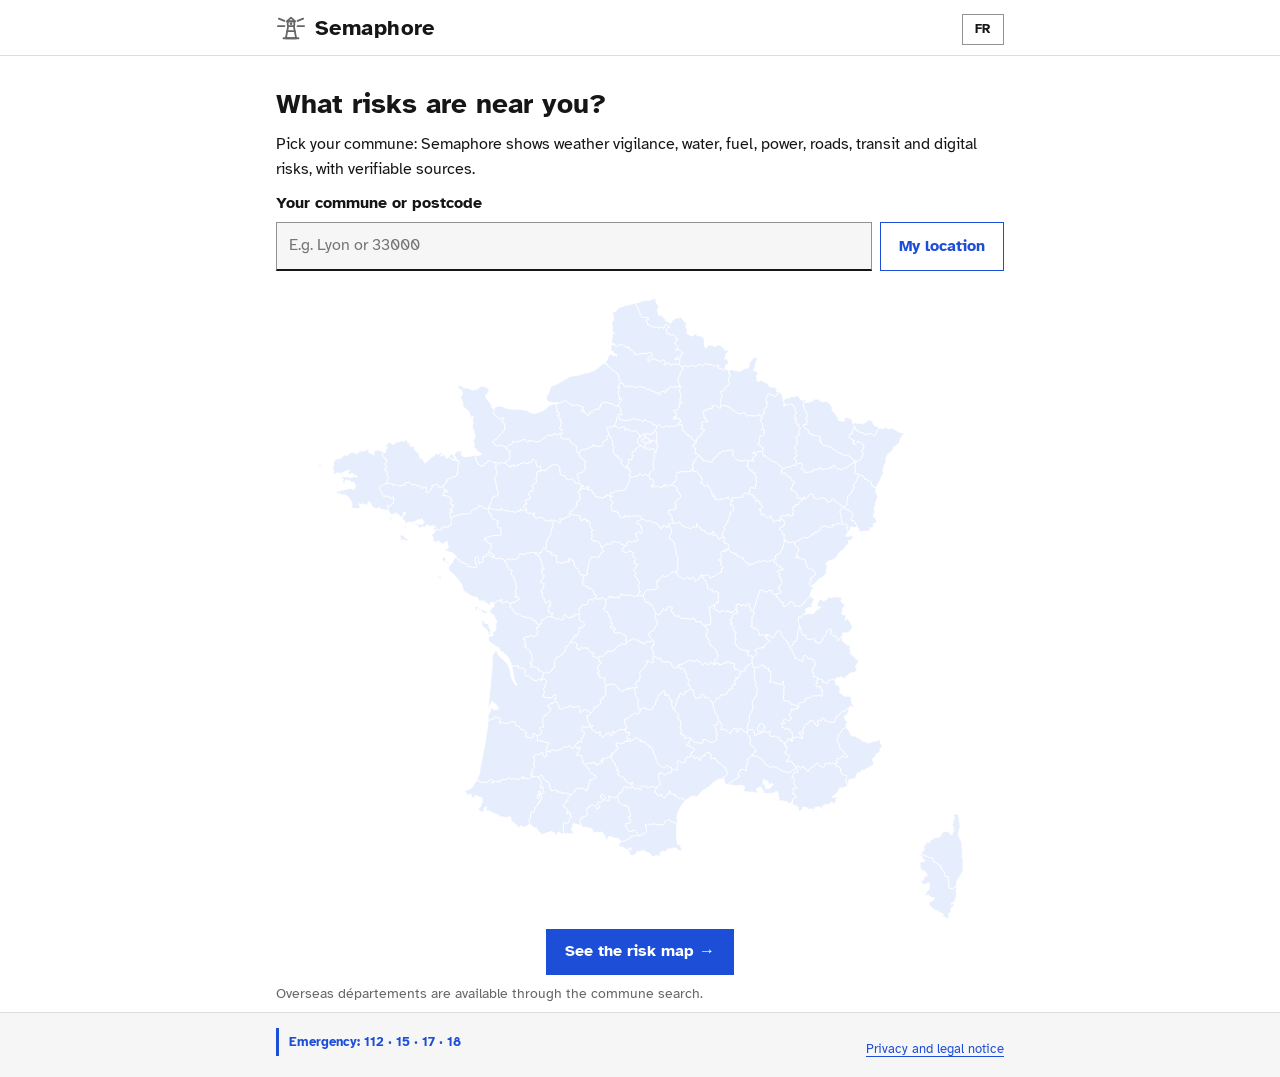
<file: docs/index.html>
<!doctype html>
<html lang="fr">
<head>
<meta charset="utf-8">
<meta name="viewport" content="width=device-width, initial-scale=1, viewport-fit=cover">
<title>Semaphore</title>
<link rel="icon" href="data:image/svg+xml,%3Csvg xmlns='http://www.w3.org/2000/svg' viewBox='0 0 32 32' fill='none' stroke='%231D4ED8' stroke-width='1.9' stroke-linejoin='round' stroke-linecap='round'%3E%3Cpath d='M9 9.5 3 7M23 9.5l6-2.5M9 15H2M23 15h7'/%3E%3Crect x='12.5' y='10' width='7' height='5' rx='.6'/%3E%3Cpath d='M11.5 10 16 6l4.5 4z'/%3E%3Cpath d='M13 15 10.5 28h11L19 15'/%3E%3Cpath d='M12 20.5h8'/%3E%3Cpath d='M8 28h16'/%3E%3Ccircle cx='16' cy='12.5' r='1.4' fill='%251D4ED8' stroke='none'/%3E%3C/svg%3E">
<meta name="description" content="Situation des risques près de chez vous (toute commune de France) en un coup d'œil et kit d'urgence 72 h recommandé par le gouvernement. Données ouvertes, sources vérifiables.">
<meta http-equiv="Content-Security-Policy" content="default-src 'none'; script-src 'self'; style-src 'self' 'unsafe-inline'; img-src 'self' data: https://dsleo.goatcounter.com; font-src 'self'; connect-src 'self' https://geo.api.gouv.fr https://api.open-meteo.com https://public.opendatasoft.com https://api.vigieau.beta.gouv.fr https://data.economie.gouv.fr https://georisques.gouv.fr https://hubeau.eaufrance.fr https://odre.opendatasoft.com https://opendata.paris.fr; base-uri 'none'; form-action 'none'">
<meta name="referrer" content="strict-origin-when-cross-origin">
<meta property="og:type" content="website">
<meta property="og:site_name" content="Semaphore">
<meta property="og:title" content="Semaphore : les risques près de chez vous">
<meta property="og:description" content="Situation des risques de toute commune de France en un coup d'œil et kit d'urgence 72 h. Données ouvertes, règles lisibles, sans IA.">
<meta property="og:url" content="https://dsleo.github.io/semaphore/">
<meta property="og:image" content="https://dsleo.github.io/semaphore/img/home.png">
<meta name="twitter:card" content="summary_large_image">
<meta name="theme-color" content="#1D4ED8">
<link rel="stylesheet" href="style.css">
</head>
<body>
<a class="skip" href="#view">Aller au contenu</a>
<header class="hd">
  <div class="wrap hd-in">
    <a class="brand" id="home" href="./" aria-label="Semaphore"><span class="logo-w"><svg class="logo" viewBox="0 0 32 32" width="30" height="30" fill="none" stroke="currentColor" stroke-width="1.9" stroke-linejoin="round" stroke-linecap="round" aria-hidden="true"><path d="M9 9.5 3 7M23 9.5l6-2.5M9 15H2M23 15h7"/><rect x="12.5" y="10" width="7" height="5" rx=".6"/><path d="M11.5 10 16 6l4.5 4z"/><path d="M13 15 10.5 28h11L19 15"/><path d="M12 20.5h8"/><path d="M8 28h16"/><circle cx="16" cy="12.5" r="1.4" fill="currentColor" stroke="none"/></svg><b id="title">Semaphore</b></span></a>
    <button id="city" type="button" hidden></button>
    <button id="lang" type="button" aria-label="Language">EN</button>
  </div>
  <div class="wrap"><nav id="nav" class="tabs" aria-label="Navigation"></nav></div>
</header>
<main id="view" class="wrap"><p class="muted">…</p>
<noscript><p><b>Semaphore a besoin de JavaScript / Semaphore needs JavaScript.</b></p>
<p>Urgence / Emergency : 112 · 15 · 17 · 18. Alertes officielles / Official alerts : <a href="https://vigilance.meteofrance.fr">Météo-France</a> · <a href="https://www.vigicrues.gouv.fr">Vigicrues</a> · <a href="https://www.gouvernement.fr/risques">FR-Alert</a>.</p></noscript></main>
<footer><div class="wrap" id="foot"></div></footer>
<script src="local.js"></script>
<script src="banner.js"></script>
<script src="app.js"></script>
</body>
</html>
</file>
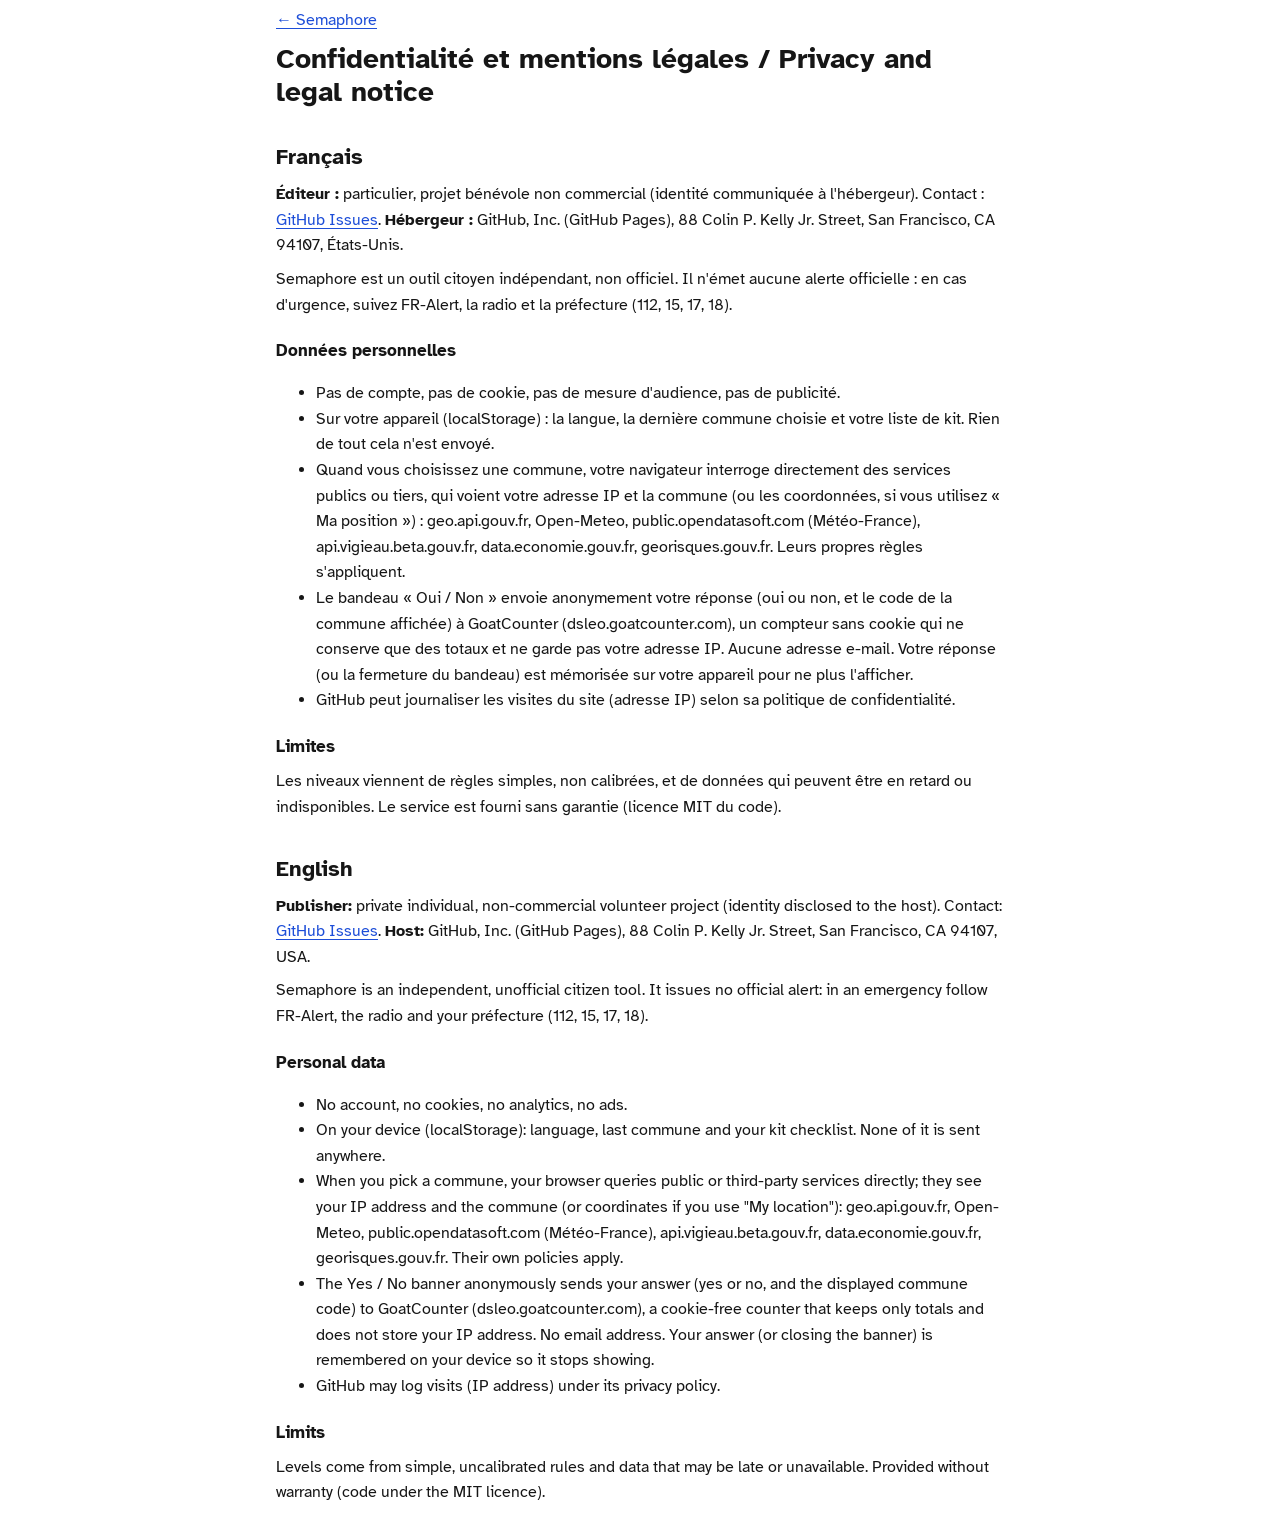
<file: docs/privacy.html>
<!doctype html>
<html lang="fr"><head><meta charset="utf-8"><meta name="viewport" content="width=device-width, initial-scale=1">
<meta http-equiv="Content-Security-Policy" content="default-src 'none'; script-src 'self'; style-src 'self' 'unsafe-inline'; img-src 'self' data:; font-src 'self'; connect-src 'none'; base-uri 'none'; form-action 'none'">
<title>Confidentialité · Semaphore</title><link rel="stylesheet" href="style.css"></head>
<body><main class="wrap">
<p><a href="./">← Semaphore</a></p>
<h1>Confidentialité et mentions légales / Privacy and legal notice</h1>

<h2>Français</h2>
<p><b>Éditeur :</b> particulier, projet bénévole non commercial (identité communiquée à l'hébergeur). Contact : <a href="https://github.com/dsleo/semaphore/issues">GitHub Issues</a>. <b>Hébergeur :</b> GitHub, Inc. (GitHub Pages), 88 Colin P. Kelly Jr. Street, San Francisco, CA 94107, États-Unis.</p>
<p>Semaphore est un outil citoyen indépendant, non officiel. Il n'émet aucune alerte officielle : en cas d'urgence, suivez FR-Alert, la radio et la préfecture (112, 15, 17, 18).</p>
<h3>Données personnelles</h3>
<ul>
<li>Pas de compte, pas de cookie, pas de mesure d'audience, pas de publicité.</li>
<li>Sur votre appareil (localStorage) : la langue, la dernière commune choisie et votre liste de kit. Rien de tout cela n'est envoyé.</li>
<li>Quand vous choisissez une commune, votre navigateur interroge directement des services publics ou tiers, qui voient votre adresse IP et la commune (ou les coordonnées, si vous utilisez « Ma position ») : geo.api.gouv.fr, Open-Meteo, public.opendatasoft.com (Météo-France), api.vigieau.beta.gouv.fr, data.economie.gouv.fr, georisques.gouv.fr. Leurs propres règles s'appliquent.</li>
<li>Le bandeau « Oui / Non » envoie anonymement votre réponse (oui ou non, et le code de la commune affichée) à GoatCounter (dsleo.goatcounter.com), un compteur sans cookie qui ne conserve que des totaux et ne garde pas votre adresse IP. Aucune adresse e-mail. Votre réponse (ou la fermeture du bandeau) est mémorisée sur votre appareil pour ne plus l'afficher.</li>
<li>GitHub peut journaliser les visites du site (adresse IP) selon sa politique de confidentialité.</li>
</ul>
<h3>Limites</h3>
<p>Les niveaux viennent de règles simples, non calibrées, et de données qui peuvent être en retard ou indisponibles. Le service est fourni sans garantie (licence MIT du code).</p>

<h2>English</h2>
<p><b>Publisher:</b> private individual, non-commercial volunteer project (identity disclosed to the host). Contact: <a href="https://github.com/dsleo/semaphore/issues">GitHub Issues</a>. <b>Host:</b> GitHub, Inc. (GitHub Pages), 88 Colin P. Kelly Jr. Street, San Francisco, CA 94107, USA.</p>
<p>Semaphore is an independent, unofficial citizen tool. It issues no official alert: in an emergency follow FR-Alert, the radio and your préfecture (112, 15, 17, 18).</p>
<h3>Personal data</h3>
<ul>
<li>No account, no cookies, no analytics, no ads.</li>
<li>On your device (localStorage): language, last commune and your kit checklist. None of it is sent anywhere.</li>
<li>When you pick a commune, your browser queries public or third-party services directly; they see your IP address and the commune (or coordinates if you use "My location"): geo.api.gouv.fr, Open-Meteo, public.opendatasoft.com (Météo-France), api.vigieau.beta.gouv.fr, data.economie.gouv.fr, georisques.gouv.fr. Their own policies apply.</li>
<li>The Yes / No banner anonymously sends your answer (yes or no, and the displayed commune code) to GoatCounter (dsleo.goatcounter.com), a cookie-free counter that keeps only totals and does not store your IP address. No email address. Your answer (or closing the banner) is remembered on your device so it stops showing.</li>
<li>GitHub may log visits (IP address) under its privacy policy.</li>
</ul>
<h3>Limits</h3>
<p>Levels come from simple, uncalibrated rules and data that may be late or unavailable. Provided without warranty (code under the MIT licence).</p>
</main></body></html>
</file>
<file: docs/style.css>
@font-face{font-family:"Atkinson Hyperlegible";font-style:normal;font-weight:400;font-display:swap;src:url("fonts/AtkinsonHyperlegible-Regular.woff2") format("woff2")}
@font-face{font-family:"Atkinson Hyperlegible";font-style:normal;font-weight:700;font-display:swap;src:url("fonts/AtkinsonHyperlegible-Bold.woff2") format("woff2")}
/* Sober public-service look: white page, one blue, square-ish components, plain Arial-style type,
   underlined links, bordered alerts and accordions. Independent civic tool: no state emblem, no "official" claim. */
:root{
  --bg:#fff;--bg2:#f6f6f6;--ink:#161616;--mut:#666;--line:#ddd;--line2:#929292;--blue:#1D4ED8;--blue2:#E6EDFC;--focus:#0a76f6;
  --ok:#1D4ED8;--okb:#E6EDFC;--l1:#6e4c00;--l1b:#feebd0;--l2:#b34000;--l2b:#ffe9e6;--l3:#ce0500;--l3b:#ffe9e9;--un:#3a3a3a;--unb:#eee;
  --font:"Atkinson Hyperlegible",Arial,"Helvetica Neue",Helvetica,sans-serif;
}
@media(prefers-color-scheme:dark){:root{
  --bg:#161616;--bg2:#1e1e1e;--ink:#f6f6f6;--mut:#a6a6a6;--line:#3a3a3a;--line2:#777;--blue:#8FB1FF;--blue2:#16233F;--focus:#6faeff;
  --ok:#8FB1FF;--okb:#16233F;--l1:#f3c969;--l1b:#2c2410;--l2:#ff9a66;--l2b:#341a0e;--l3:#ff7a74;--l3b:#361312;--un:#d0d0d0;--unb:#2a2a2a}}
*{box-sizing:border-box}
html{-webkit-text-size-adjust:100%}
body{margin:0;background:var(--bg);color:var(--ink);font:16px/1.6 var(--font)}
a{color:var(--blue);text-underline-offset:3px;text-decoration-thickness:1px}
a:hover{text-decoration-thickness:2px}
button{font:inherit;color:inherit}
:focus-visible{outline:2px solid var(--focus);outline-offset:2px}
.muted{color:var(--mut);font-size:.875rem}
.wrap{max-width:760px;margin:0 auto;padding:0 16px}

/* Header */
.hd{border-bottom:1px solid var(--line);background:var(--bg);position:sticky;top:0;z-index:5}
.hd-in{display:flex;justify-content:space-between;align-items:center;gap:12px;padding-top:12px;padding-bottom:8px}
.brand{line-height:1.25}
.brand b{display:block;font-size:1.05rem;letter-spacing:-.005em}
.brand span{font-size:.75rem;color:var(--mut)}
#lang{background:none;border:1px solid var(--line2);padding:4px 12px;font-size:.8rem;font-weight:700;cursor:pointer}
.tabs{display:flex;gap:0;overflow-x:auto;scrollbar-width:none}
.tab{flex:1 1 auto;white-space:nowrap;background:none;border:0;border-bottom:3px solid transparent;padding:11px 10px 8px;font-size:.9rem;font-weight:500;cursor:pointer;color:var(--ink)}
.tab[aria-current=page]{border-bottom-color:var(--blue);color:var(--blue);font-weight:700}
.tab:hover{background:var(--bg2)}
main{padding-top:20px;padding-bottom:28px;min-height:60vh}
h1{font-size:1.75rem;line-height:1.2;margin:.1em 0 .4em;font-weight:700}
h2{font-size:1.35rem;line-height:1.3;margin:1.6em 0 .5em;font-weight:700}
h2:first-child{margin-top:0}
h3{font-size:1.05rem;margin:1.2em 0 .4em}
details.sub{border-top:1px solid var(--line)}
details.sub>summary{cursor:pointer;font-weight:700;padding:12px 0;list-style:none;display:flex;justify-content:space-between;color:var(--blue)}
details.sub>summary::-webkit-details-marker{display:none}
details.sub>summary::after{content:"+";font-size:1.2rem;line-height:1}
details.sub[open]>summary::after{content:"−"}
details.sub>.in{padding-bottom:8px}
h4{font-size:.95rem;margin:1.2em 0 .4em}
p{margin:.5em 0}
.eyebrow{font-size:.75rem;font-weight:700;letter-spacing:.06em;text-transform:uppercase;color:var(--mut)}

/* Status banner (alert component) */
.alert{border:1px solid var(--line);border-left:8px solid var(--line2);padding:18px 20px;margin:0 0 32px;background:var(--bg)}
.alert h1{margin-top:.2em}
.alert p{font-size:1.05rem}
.a0{border-left-color:var(--ok);background:var(--okb)}.a1{border-left-color:var(--l1);background:var(--l1b)}.a2{border-left-color:var(--l2);background:var(--l2b)}.a3{border-left-color:var(--l3);background:var(--l3b)}.au{border-left-color:var(--un);background:var(--unb)}
.a0 h1{color:var(--ok)}.a1 h1{color:var(--l1)}.a2 h1{color:var(--l2)}.a3 h1{color:var(--l3)}
.scale{display:grid;grid-template-columns:repeat(4,1fr);gap:4px;margin:14px 0 2px;padding:0;list-style:none}
.scale li{font-size:.72rem;line-height:1.25;color:var(--mut);border-top:4px solid var(--line);padding-top:5px}
.scale li.on{color:var(--ink);font-weight:700}
.a0 .scale li.on{border-top-color:var(--ok)}.a1 .scale li.on{border-top-color:var(--l1)}.a2 .scale li.on{border-top-color:var(--l2)}.a3 .scale li.on{border-top-color:var(--l3)}

/* Badges */
.badge{display:inline-block;font-size:.75rem;font-weight:700;text-transform:uppercase;letter-spacing:.02em;padding:2px 8px;border-radius:4px;line-height:1.5}
.b0{background:var(--okb);color:var(--ok)}.b1{background:var(--l1b);color:var(--l1)}.b2{background:var(--l2b);color:var(--l2)}.b3{background:var(--l3b);color:var(--l3)}.bu{background:var(--unb);color:var(--un)}.bn{background:var(--blue2);color:var(--blue)}

/* Risk tiles */
.grid{display:grid;grid-template-columns:repeat(2,1fr);gap:12px;margin:10px 0 0}
@media(min-width:560px){.grid{grid-template-columns:repeat(3,1fr)}}
.tile{display:flex;flex-direction:column;gap:2px;align-items:flex-start;text-align:left;padding:14px;background:var(--bg);border:1px solid var(--line);border-bottom:4px solid var(--line2);cursor:pointer}
.tile:hover{background:var(--bg2)}
.tile .ico{width:30px;height:30px;color:var(--blue);margin-bottom:4px}
.tile .tn{font-weight:700}
.tile .ts{font-size:1.5rem;font-weight:700;line-height:1.2}.tile .ts small{font-size:.75rem;font-weight:400;color:var(--mut)}
.tile.t0{border-bottom-color:var(--ok)}.tile.t1{border-bottom-color:var(--l1)}.tile.t2{border-bottom-color:var(--l2)}.tile.t3{border-bottom-color:var(--l3)}.tile.tu{border-bottom-color:var(--un)}
.tile[aria-pressed=true]{outline:2px solid var(--blue);outline-offset:-1px;background:var(--blue2)}

/* Panels */
.panel{border:1px solid var(--line);padding:20px;margin:16px 0;background:var(--bg)}
.panel h2,.panel h3:first-child{margin-top:0}
.hz{padding:16px 0;border-top:1px solid var(--line)}.hz:first-of-type{border-top:0;padding-top:0}
.hz h3{margin:.3em 0}
.todo{margin:.4em 0;padding-left:1.4em}.todo li{margin:.35em 0;padding-left:.2em}
.avoid{margin:.4em 0;padding-left:1.4em}.avoid li{margin:.3em 0;color:var(--mut)}
.lab{font-size:.8rem;font-weight:700;text-transform:uppercase;letter-spacing:.05em;color:var(--mut);margin:1.3em 0 .3em}
.row{display:flex;justify-content:space-between;gap:12px;align-items:baseline;padding:9px 0;border-top:1px solid var(--line)}
.row:first-child{border-top:0}

/* Accordion */
.accs{margin:10px 0}
details.acc{border:1px solid var(--line);border-top:0;background:var(--bg)}
.accs>details.acc:first-child{border-top:1px solid var(--line)}
details.acc>summary{list-style:none;cursor:pointer;padding:14px 48px 14px 16px;font-weight:700;position:relative;color:var(--blue)}
details.acc>summary::-webkit-details-marker{display:none}
details.acc>summary:after{content:"+";position:absolute;right:16px;top:50%;transform:translateY(-52%);font-size:1.4rem;font-weight:400;line-height:1}
details.acc[open]>summary:after{content:"−"}
details.acc>summary:hover{background:var(--bg2)}
details.acc>.in{padding:4px 16px 18px}
details.plain{margin-top:14px}details.plain>summary{cursor:pointer;color:var(--blue);font-weight:700}

/* Tables */
.tw{overflow-x:auto}
table{border-collapse:collapse;width:100%;font-size:.875rem}
th{text-align:left;font-size:.75rem;text-transform:uppercase;letter-spacing:.04em;color:var(--mut);font-weight:700}
td,th{border-bottom:1px solid var(--line);padding:9px 8px 9px 0;vertical-align:top}
.lvls{list-style:none;padding:0;margin:.6em 0}.lvls li{padding:12px 0;border-top:1px solid var(--line)}.lvls li:first-child{border-top:0}
ul.plainl{padding-left:1.2em}ul.plainl li{margin:.4em 0}
.links{list-style:none;padding:0;margin:.3em 0}.links li{margin:.35em 0}
.notice{border-left:4px solid var(--blue);background:var(--blue2);padding:10px 14px;margin:14px 0;font-size:.9rem}
.next{display:inline-block;margin:6px 0;font-weight:700}

/* Preparedness */
.persons{display:flex;align-items:center;gap:14px;margin:8px 0}
.persons button{width:44px;height:44px;border:1px solid var(--blue);background:var(--bg);color:var(--blue);font-size:1.4rem;cursor:pointer}
.persons output{font-size:1.5rem;font-weight:700;min-width:2ch;text-align:center}
.bar{height:10px;background:var(--line);margin:10px 0 6px}.bar b{display:block;height:100%;background:var(--ok)}
.btn{display:inline-block;background:var(--blue);color:#fff;border:1px solid var(--blue);padding:9px 18px;font-weight:700;cursor:pointer;text-decoration:none}

.btn.sec{background:var(--bg);color:var(--blue)}
.need{background:var(--okb);color:var(--ok);padding:10px 14px;font-weight:700;margin:10px 0}
.chk{display:flex;gap:14px;align-items:flex-start;padding:12px 0;border-top:1px solid var(--line);cursor:pointer}
.chk:first-of-type{border-top:0}
.chk input{appearance:none;flex:none;width:24px;height:24px;border:2px solid var(--ink);margin:1px 0 0;background:var(--bg);cursor:pointer;display:grid;place-items:center}
.chk input:checked{background:var(--blue);border-color:var(--blue)}
.chk input:checked:after{content:"";width:6px;height:12px;border:solid #fff;border-width:0 3px 3px 0;transform:rotate(45deg) translate(-1px,-1px)}
.chk small{display:block;color:var(--mut);font-size:.85rem;line-height:1.4;margin-top:2px}

/* Trends */
.tr{padding:14px 0;border-top:1px solid var(--line)}.tr:first-child{border-top:0}
.trh{display:flex;justify-content:space-between;gap:10px;flex-wrap:wrap;align-items:baseline}
.spark{width:100%;height:56px;display:block;margin-top:8px;overflow:visible}
.spark .col{fill:transparent;cursor:pointer}.spark .col:hover,.spark .col.hot{fill:var(--blue2)}
.spark .bar0{fill:var(--ok)}.spark .bar1{fill:var(--l1)}.spark .bar2{fill:var(--l2)}.spark .bar3{fill:var(--l3)}.spark .gap{fill:var(--line2)}.spark .recon{opacity:.45}
.tip{min-height:1.6em;font-size:.85rem;margin-top:4px;color:var(--ink)}
.axis{display:flex;justify-content:space-between;font-size:.72rem;color:var(--mut)}

footer{border-top:1px solid var(--line);background:var(--bg2);padding:12px 0 18px;font-size:.8rem;color:var(--mut)}
footer p{margin:.4em 0}
@media(prefers-color-scheme:dark){.btn{color:#161616}}

/* Commune picker + France map */
#city{background:none;border:1px solid var(--line2);padding:4px 12px;font-size:.8rem;font-weight:700;cursor:pointer;margin-left:auto;max-width:48vw;overflow:hidden;text-overflow:ellipsis;white-space:nowrap}
#city[hidden]{display:none}
.pickrow{display:flex;gap:8px;margin-top:6px}
.combo{position:relative;flex:1;min-width:0}
#qs{position:absolute;left:0;right:0;top:100%;z-index:20;margin:0;padding:0;list-style:none;background:var(--bg);border:1px solid var(--line2);border-top:0;max-height:280px;overflow:auto;box-shadow:0 6px 16px rgba(0,0,0,.25)}
#qs[hidden]{display:none}
#qs li{padding:10px 12px;cursor:pointer;border-bottom:1px solid var(--line)}
#qs li:last-child{border-bottom:0}
#qs li:hover,#qs li[aria-selected=true]{background:var(--blue2)}
#q{width:100%;font:inherit;padding:10px 12px;border:1px solid var(--line2);border-bottom:2px solid var(--ink);background:var(--bg2);color:var(--ink);border-radius:0}
.chip{font:inherit;font-size:.875rem;background:var(--blue2);color:var(--blue);border:1px solid transparent;padding:4px 12px;margin:0 6px 6px 0;cursor:pointer;border-radius:16px}
.chip:hover{border-color:var(--blue)}
.mapbox{margin-top:20px}
#fmap svg{width:100%;max-height:70vh;display:block}
.dep{fill:var(--blue2);stroke:var(--bg);stroke-width:.8;cursor:pointer;outline:none;-webkit-tap-highlight-color:transparent}
.dep:hover,.dep:focus-visible{fill:var(--blue);stroke:var(--blue);stroke-width:1.5}
#deptcity{border:1px solid var(--line2);background:var(--bg);color:var(--ink);padding:0;max-width:min(520px,92vw);width:100%}
#deptcity::backdrop{background:rgba(0,0,0,.55)}
.dlg{padding:20px 20px 12px;position:relative}.dlg h2{margin:0 0 .8em;font-size:1.15rem;padding-right:32px}
.x{position:absolute;top:8px;right:8px;background:none;border:0;font-size:1.6rem;line-height:1;cursor:pointer;padding:4px 10px}
#home{color:inherit;text-decoration:none}
@media print{.hd,.btn,.persons{display:none}body{background:#fff;color:#000}.panel{border:0;padding:0}}
.spark rect:not(.col){pointer-events:none}

.meas{list-style:none;padding:0;margin:.4em 0}.meas li{padding:12px 0;border-top:1px solid var(--line)}.meas li:first-child{border-top:0}
.mh{display:flex;justify-content:space-between;gap:10px;align-items:flex-start;margin-bottom:2px}

.skip{position:absolute;left:-999px;top:0;background:var(--blue);color:#fff;padding:8px 14px;z-index:10}.skip:focus{left:0}
.spark .col:focus-visible{outline:2px solid var(--focus);outline-offset:1px}
select{font:inherit;padding:6px 10px;border:1px solid var(--line2);background:var(--bg);color:var(--ink);margin:6px 0 10px}
.alert .muted{color:var(--ink);opacity:.8}

details.acc.sep{border-top:1px solid var(--line);margin:14px 0}details.acc>summary h2,details.acc>summary h3{display:inline;font-size:inherit;margin:0}.scale li.off{visibility:hidden}

.logo-w{display:inline-flex;align-items:center;gap:9px;color:var(--blue)}.logo-w b{font-size:1.35rem;letter-spacing:.02em;color:var(--ink)}

.emerg{margin:16px 0 0;border:1px solid var(--line);border-left:4px solid var(--blue);background:var(--bg);font-size:.85rem}
.emerg>summary{cursor:pointer;padding:7px 12px;font-weight:700;color:var(--blue);list-style:none}
.emerg>summary::-webkit-details-marker{display:none}
.emerg>summary:hover{background:var(--bg2)}
.emerg>p{margin:0;padding:0 12px 10px}

main#view{padding-top:28px}
.upd{margin-top:14px!important}

#foot{display:flex;flex-wrap:wrap;align-items:center;justify-content:space-between;gap:6px 16px}
#foot .upd{margin:0;order:2}
#foot .emerg{order:1;margin:0;flex:0 1 auto;background:transparent}
#foot .emerg[open]{order:3;flex-basis:100%}
#foot .emerg>summary{padding:4px 0 4px 10px;font-size:.8rem}
#foot .emerg>p{padding:4px 0 2px 10px}

#foot .emerg{border:0;border-left:3px solid var(--blue)}

.maptools{margin:0 0 8px;text-align:center}.maptools select{font:inherit;padding:6px 8px;border:1px solid var(--line2);background:var(--bg2);color:var(--ink);max-width:100%}
.dep.l0,.sw.l0{fill:var(--okb);background:var(--okb)}.dep.l1,.sw.l1{fill:#f3c969;background:#f3c969}.dep.l2,.sw.l2{fill:#ff9a66;background:#ff9a66}.dep.l3,.sw.l3{fill:#e1000f;background:#e1000f}.dep.lu,.sw.lu{fill:var(--unb);background:var(--unb)}
.dep.l0:hover,.dep.l1:hover,.dep.l2:hover,.dep.l3:hover,.dep.lu:hover,.dep.l0:focus-visible,.dep.l1:focus-visible,.dep.l2:focus-visible,.dep.l3:focus-visible,.dep.lu:focus-visible{stroke:var(--ink);stroke-width:2;fill-opacity:.8}
.sw{display:inline-block;width:10px;height:10px;margin-right:6px;vertical-align:-2px;border:1px solid var(--line2)}
.mapbox{position:relative}#maptip{position:absolute;z-index:5;pointer-events:none;max-width:min(320px,80vw);background:var(--ink);color:var(--bg);padding:6px 10px;font-size:.85rem;line-height:1.3}
.mapwrap{display:flex;gap:12px;align-items:stretch}.mapwrap #fmap{flex:1;min-width:0}.lgd{display:flex;flex-direction:column;align-items:center;justify-content:center;gap:8px;padding:12px 0}.lbar{display:block;width:10px;height:min(40vh,220px);border:1px solid var(--line2);background:linear-gradient(0deg,var(--okb) 0%,#f3c969 38%,#ff9a66 68%,#e1000f 100%);cursor:crosshair}
.dp{margin-top:16px;border-top:2px solid var(--line);padding-top:12px}.dp .dh{font-size:1.15rem;margin:.2em 0 .6em}
.cta{text-align:center}
.chips{display:flex;flex-wrap:wrap;justify-content:center;gap:6px}.chips .chip{margin:0}.chips .chip.on{background:var(--blue);color:var(--bg)}.chips .chip.more{font-weight:700}
.sum{text-align:center;margin:8px 0 0;min-height:1.3em}
.ask{display:flex;flex-wrap:wrap;align-items:center;justify-content:space-between;gap:8px 16px;margin:0 0 16px;padding:8px 8px 8px 16px;border:1px solid var(--line);background:var(--blue2);font-size:.9rem}.ask p{margin:0}
.ask-b{display:flex;align-items:center;gap:8px}.ask-b button{font:inherit;min-height:44px;min-width:44px;padding:0 14px;border:1px solid var(--blue);background:none;color:var(--ink);cursor:pointer}.ask-b button:hover{box-shadow:inset 0 0 0 1px var(--blue)}
.ask-b button[data-v=x]{border-color:transparent;color:var(--mut);padding:0 10px}.ask-b button[data-v=x]:hover{box-shadow:none;color:var(--ink)}
@media print{.ask{display:none}}
</file>
